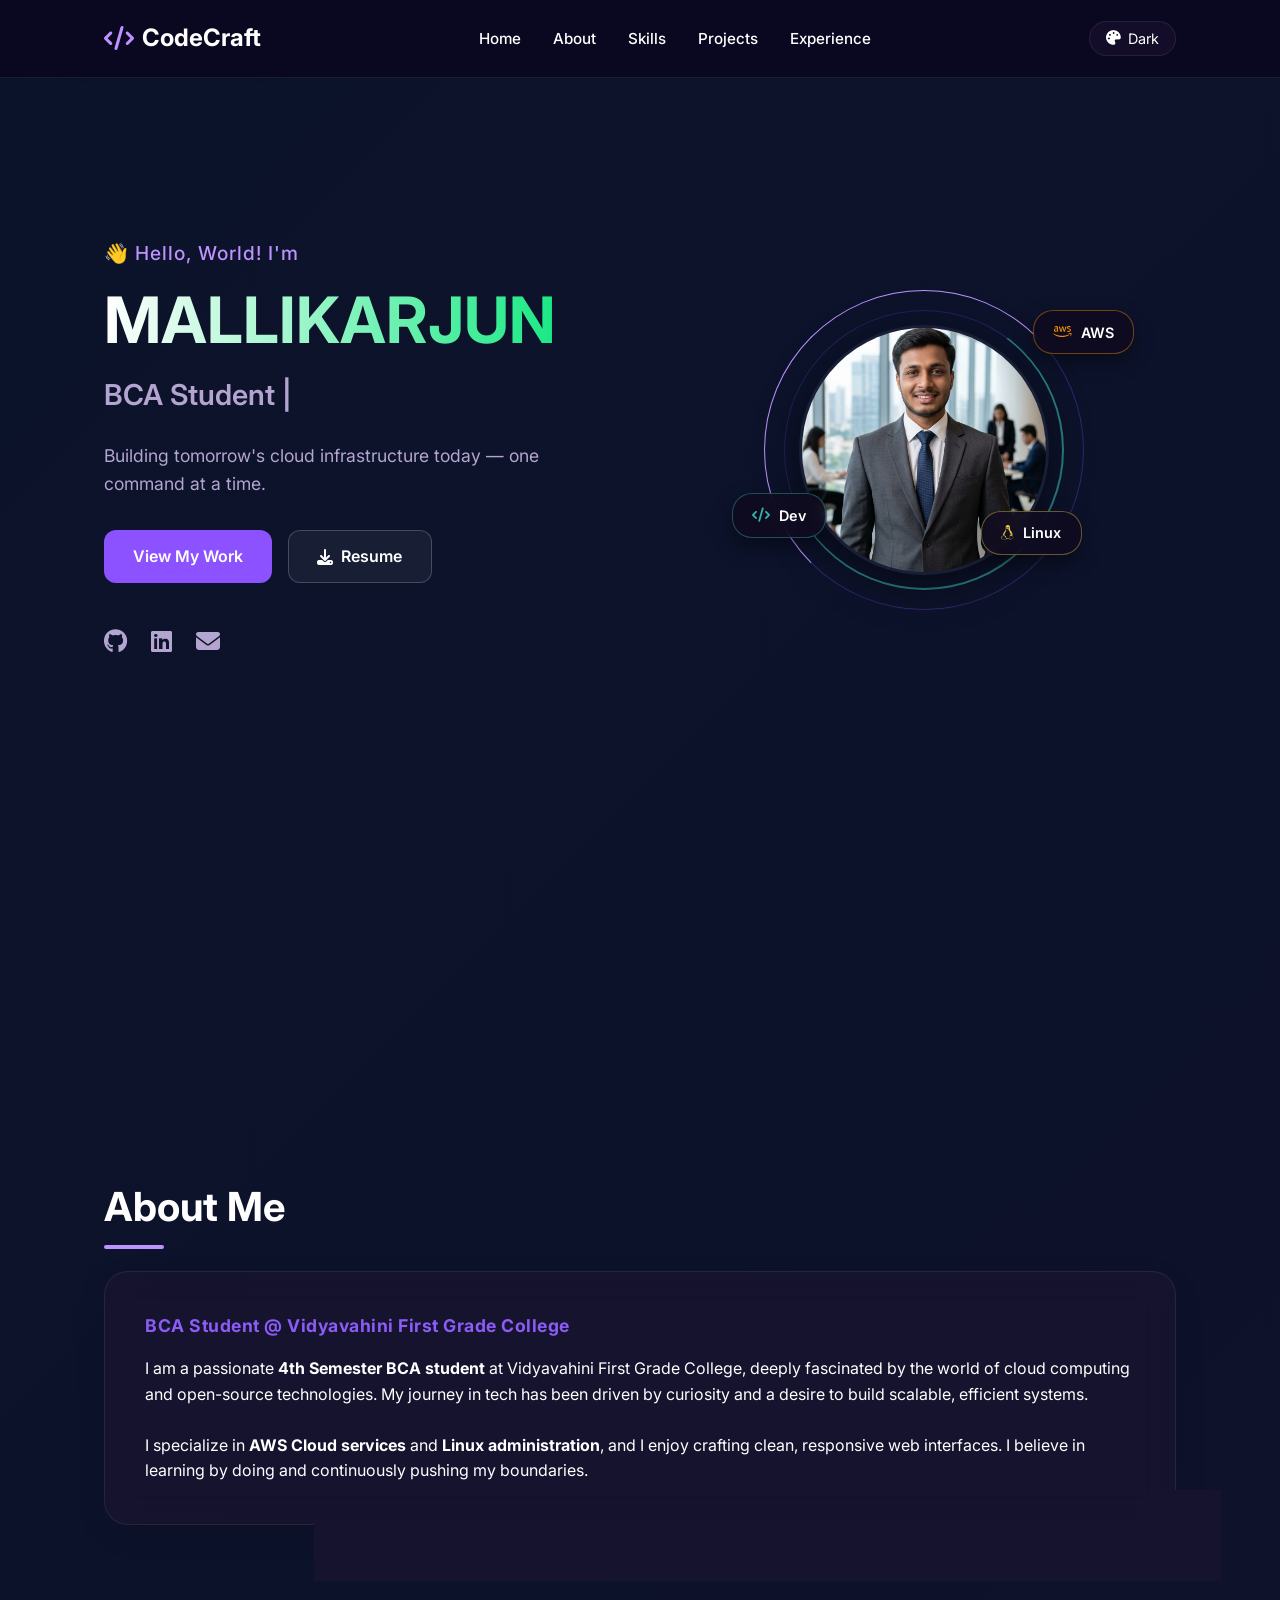
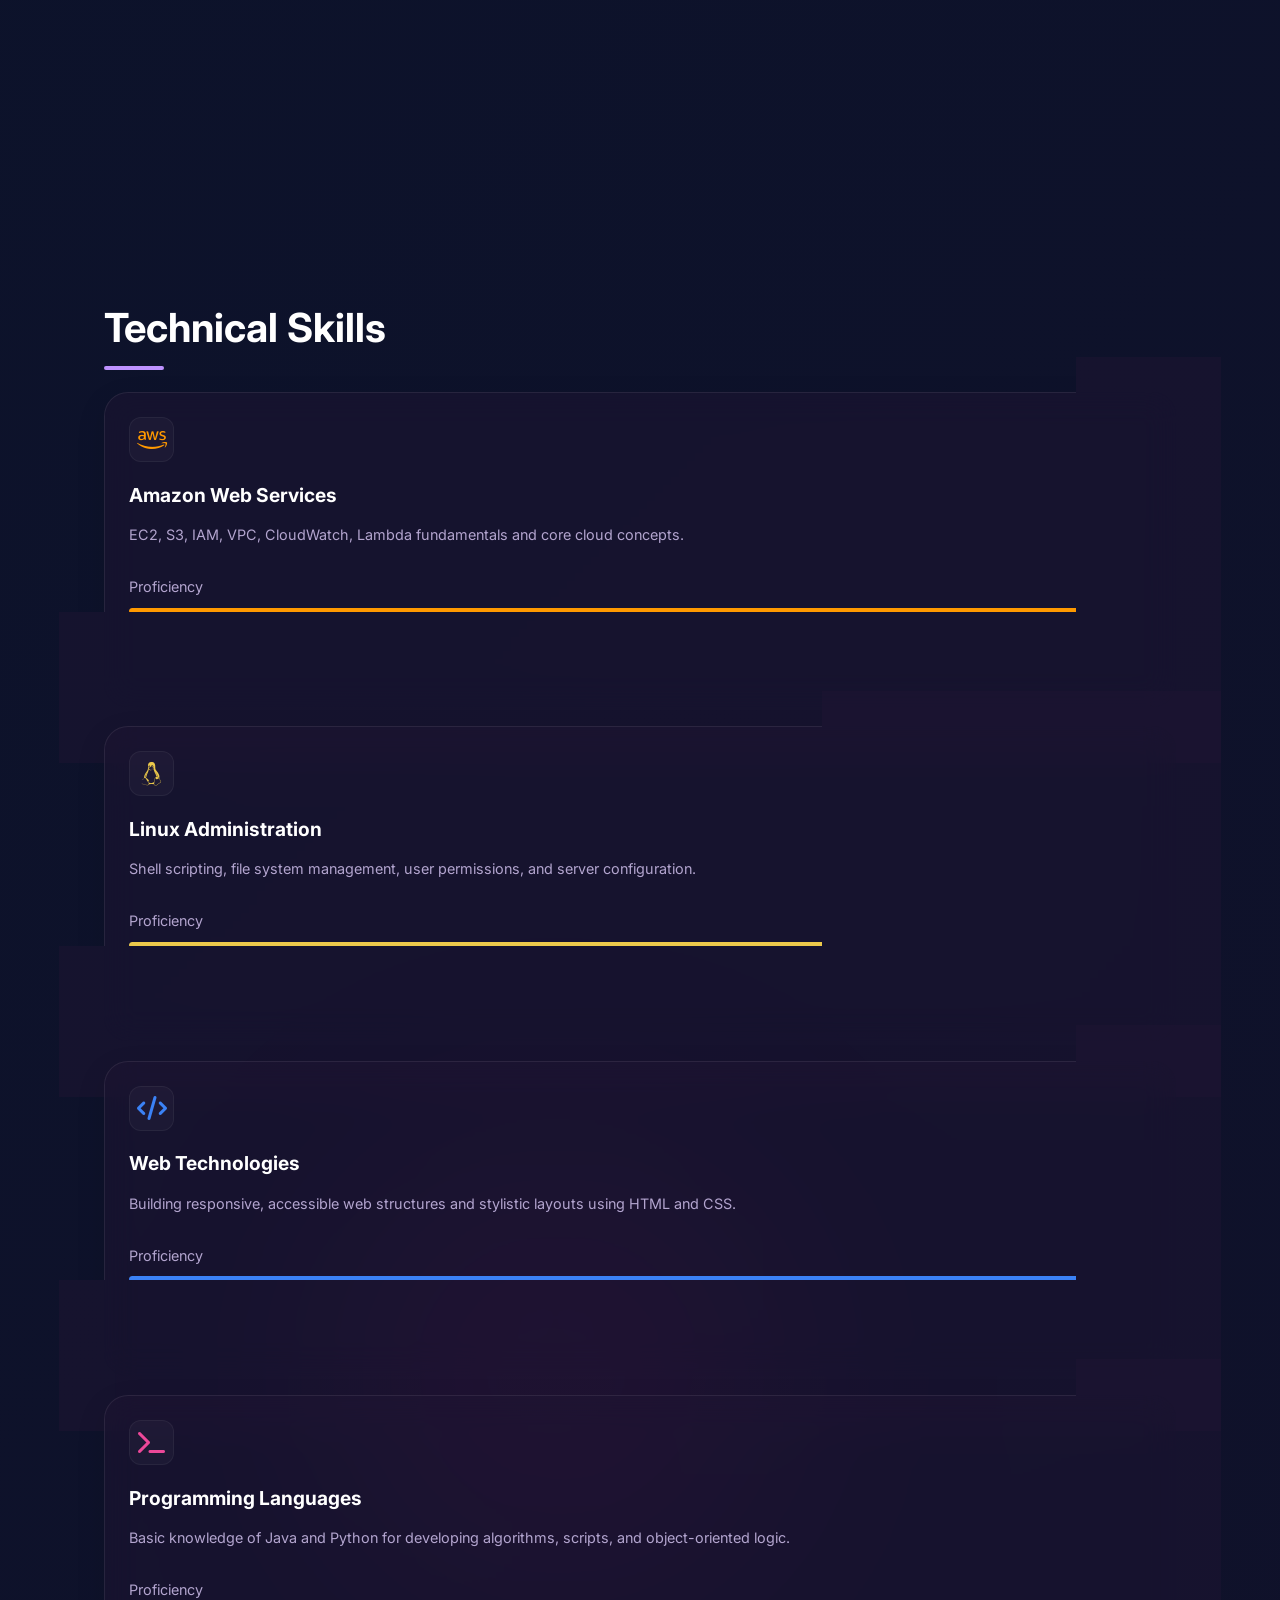
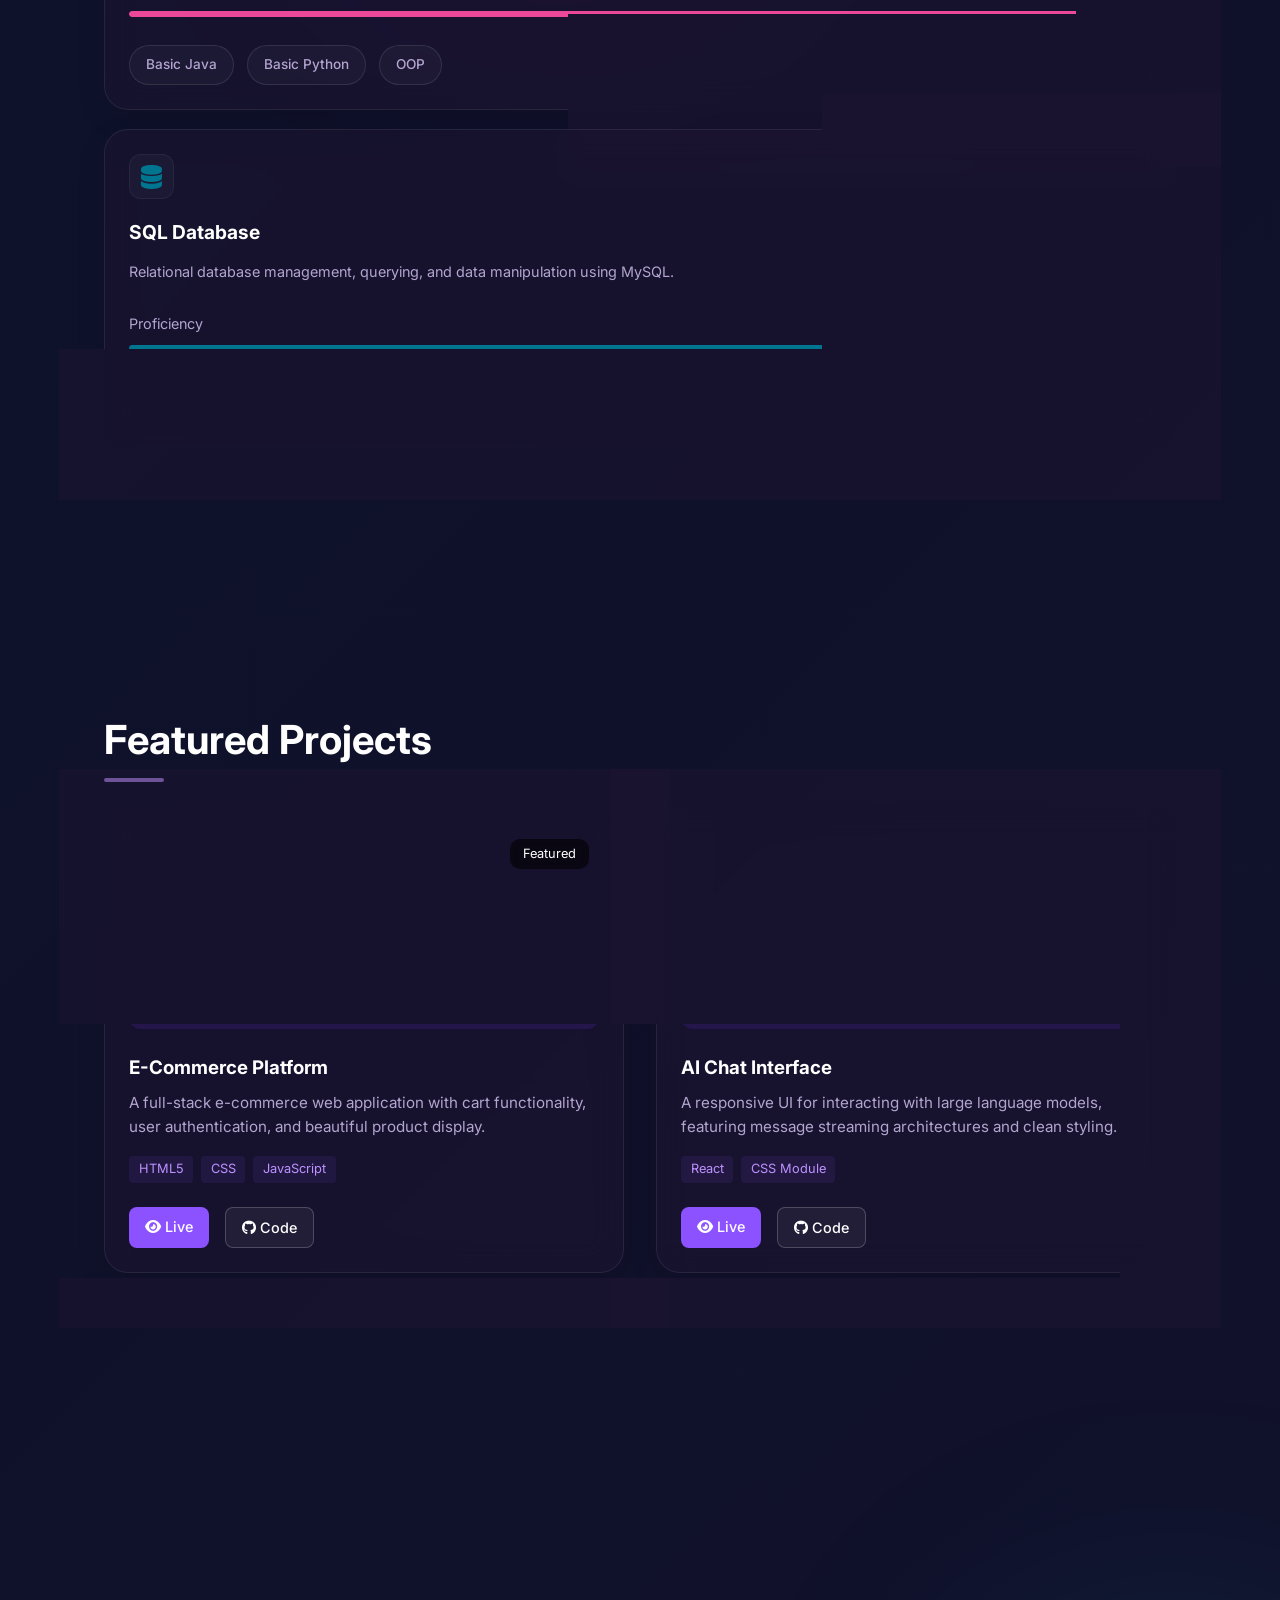
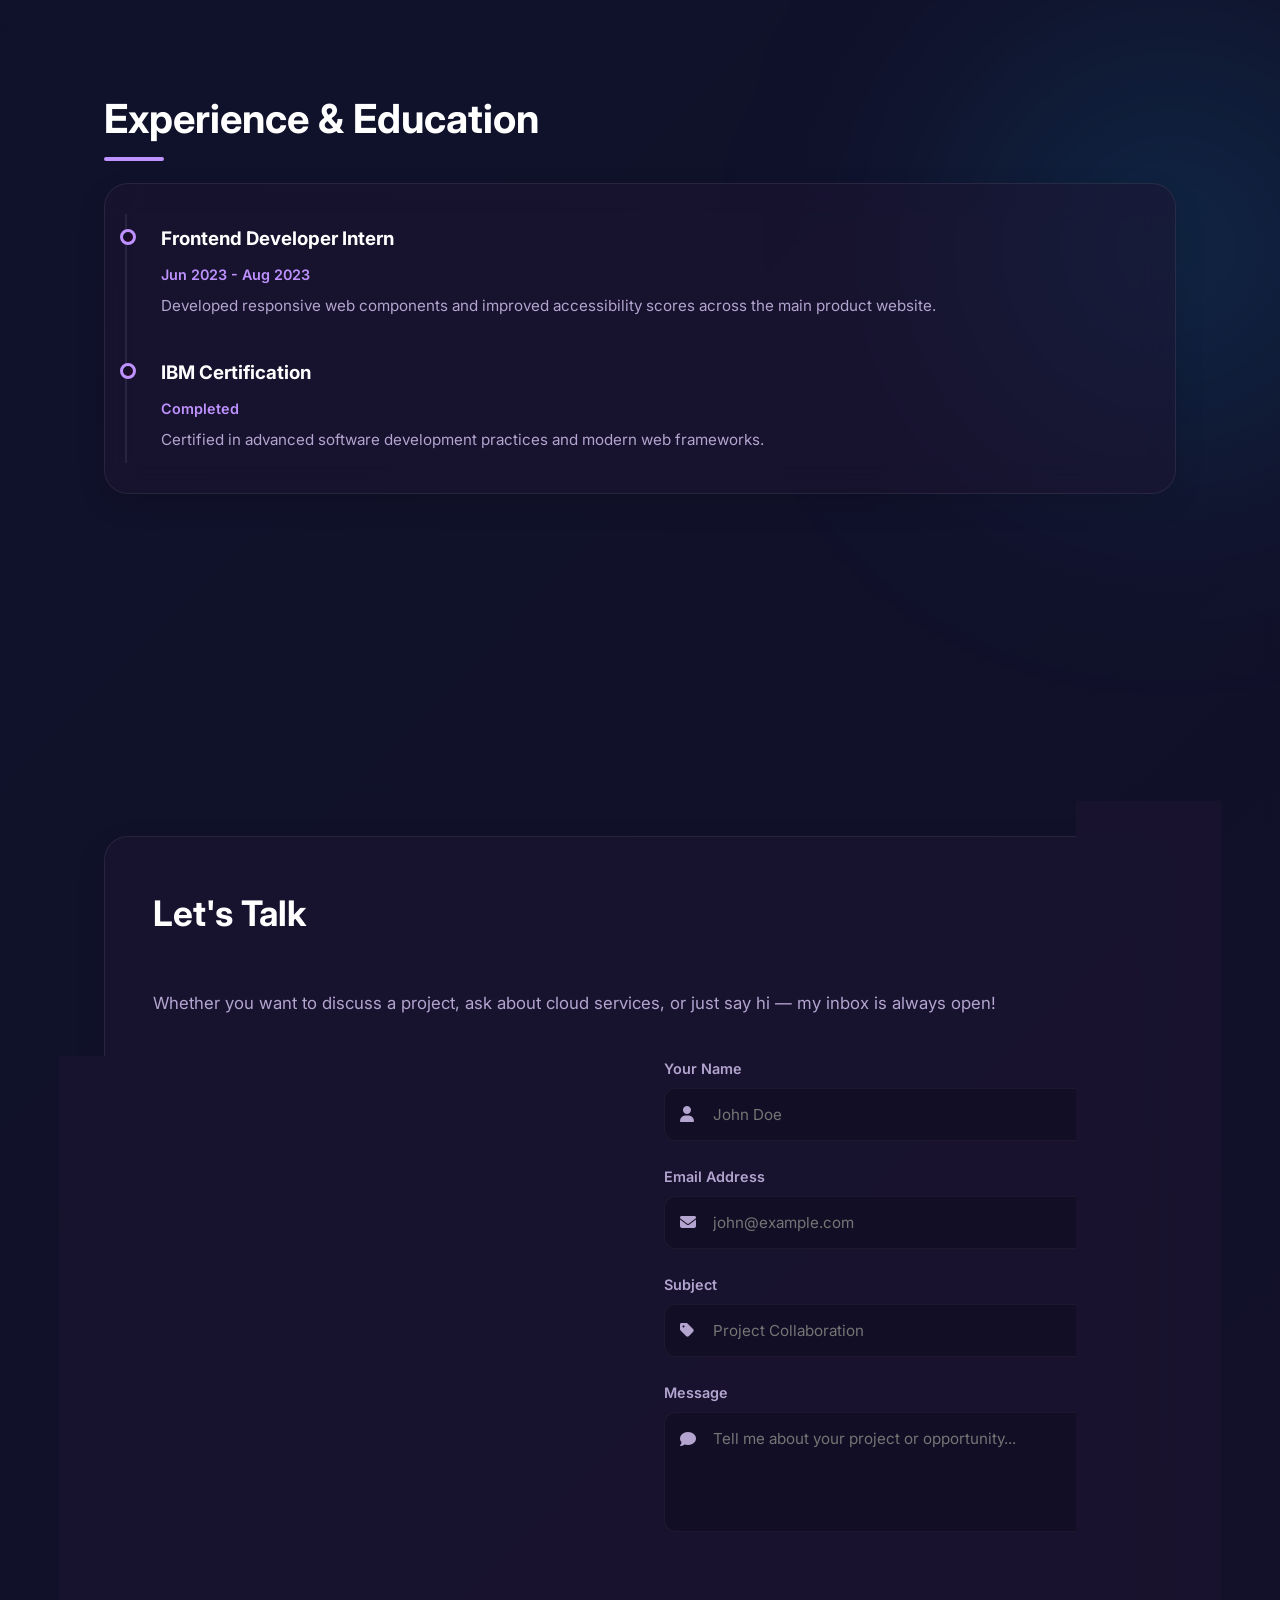
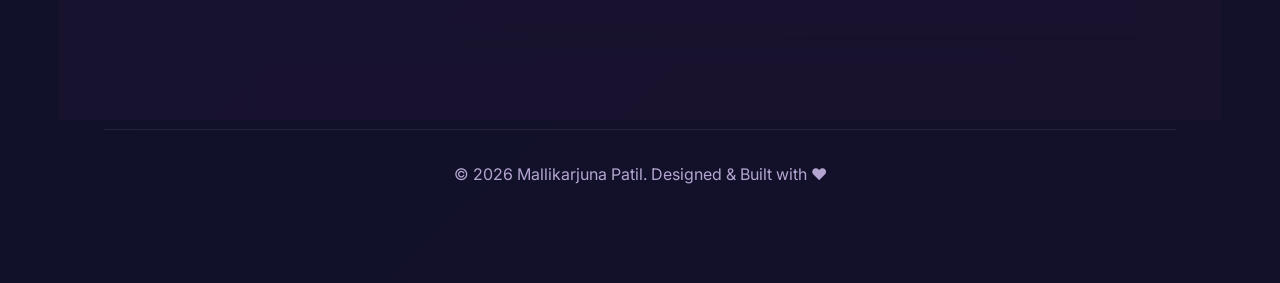
<file: index.html>
<!DOCTYPE html>
<html lang="en">

<head>
    <meta charset="UTF-8">
    <meta name="viewport" content="width=device-width, initial-scale=1.0">
    <title>Mallikarjuna | Portfolio</title>
    <!-- Modern Font -->
    <link href="https://fonts.googleapis.com/css2?family=Inter:wght@300;400;600;700&display=swap" rel="stylesheet">
    <!-- Icons -->
    <link rel="stylesheet" href="https://cdnjs.cloudflare.com/ajax/libs/font-awesome/6.4.0/css/all.min.css">
    <link rel="stylesheet" href="style.css">
</head>

<body class="dark-theme">
    <!-- Background elements for the glowing image effect -->
    <div class="bg-glow glow-1"></div>
    <div class="bg-glow glow-2"></div>
    <div class="bg-glow glow-3"></div>

    <header>
        <nav>
            <div class="logo">
                <i class="fa-solid fa-code"></i>
                <span>CodeCraft</span>
            </div>
            <ul class="nav-links">
                <li><a href="#home">Home</a></li>
                <li><a href="#about">About</a></li>
                <li><a href="#skills">Skills</a></li>
                <li><a href="#projects">Projects</a></li>
                <li><a href="#experience">Experience</a></li>
            </ul>
            <div class="theme-switch-wrapper">
                <button id="theme-btn" class="theme-btn">
                    <i class="fa-solid fa-palette"></i>
                    <span class="theme-label">Theme</span>
                </button>
                <div class="theme-dropdown" id="theme-dropdown">
                    <div class="theme-option" data-theme="light"><i class="fa-solid fa-sun"></i> Light</div>
                    <div class="theme-option active" data-theme="dark"><i class="fa-solid fa-moon"></i> Dark</div>
                    <div class="theme-option" data-theme="gradient"><i class="fa-solid fa-wand-magic-sparkles"></i>
                        Gradient</div>
                </div>
            </div>
            <div class="mobile-menu-btn"><i class="fa-solid fa-bars"></i></div>
        </nav>
    </header>

    <main>
        <!-- Hero Section -->
        <section id="home" class="hero section">
            <div class="hero-content">
                <p class="greeting">👋 Hello, World! I'm</p>
                <h1 class="name">MALLIKARJUN</h1>
                <h2 class="title">BCA Student |</h2>
                <p class="description">
                    Building tomorrow's cloud infrastructure today — one command at a time.
                </p>
                <div class="cta-buttons">
                    <a href="#projects" class="btn primary-btn">View My Work</a>
                    <a href="./assets/resume.pdf" class="btn secondary-btn" download="Mallikarjuna_Resume.pdf"><i
                            class="fa-solid fa-download"></i> Resume</a>
                </div>
                <div class="social-links">
                    <a href="https://github.com/mallikarjunpatil5612-pixel" target="_blank"><i
                            class="fa-brands fa-github"></i></a>
                    <a href="https://www.linkedin.com/in/mallikarjun-patil-b95b5b348?utm_source=share_via&utm_content=profile&utm_medium=member_android"
                        target="_blank"><i class="fa-brands fa-linkedin"></i></a>
                    <a href="mailto:example@student.email"><i class="fa-solid fa-envelope"></i></a>
                </div>
            </div>
            <div class="hero-image">
                <div class="profile-showcase">
                    <!-- Orbital Rings -->
                    <div class="orbital-ring ring-1"></div>
                    <div class="orbital-ring ring-2"></div>

                    <!-- Profile Image -->
                    <img src="./assets/profile.jpeg" alt="MALLIKARJUN" class="profile-pic">

                    <!-- Floating Badges -->
                    <div class="floating-badge badge-aws">
                        <i class="fa-brands fa-aws" style="color: #f90;"></i> AWS
                    </div>
                    <div class="floating-badge badge-linux">
                        <i class="fa-brands fa-linux" style="color: #ecc94b;"></i> Linux
                    </div>
                    <div class="floating-badge badge-dev">
                        <i class="fa-solid fa-code" style="color: #38b2ac;"></i> Dev
                    </div>
                </div>
            </div>
        </section>

        <!-- About Section -->
        <section id="about" class="about section">
            <h2 class="section-title">About Me</h2>
            <div class="about-content glass-card">
                <h3 style="color: #8b5cf6; font-size: 1.1rem; margin-bottom: 1rem; letter-spacing: 0.5px;">BCA Student @
                    Vidyavahini First Grade College</h3>
                <p>
                    I am a passionate <strong>4th Semester BCA student</strong> at Vidyavahini First Grade College,
                    deeply fascinated by the world of cloud computing and open-source technologies. My journey in tech
                    has been driven by curiosity and a desire to build scalable, efficient systems.
                </p>
                <br>
                <p>
                    I specialize in <strong>AWS Cloud services</strong> and <strong>Linux administration</strong>, and I
                    enjoy crafting clean, responsive web interfaces. I believe in learning by doing and continuously
                    pushing my boundaries.
                </p>
            </div>
        </section>

        <!-- Skills Section -->
        <section id="skills" class="skills section">
            <h2 class="section-title">Technical Skills</h2>
            <div class="skills-container custom-skills">

                <div class="detailed-skill-card glass-card">
                    <div class="ds-icon" style="color: #f90;">
                        <i class="fa-brands fa-aws"></i>
                    </div>
                    <h3>Amazon Web Services</h3>
                    <p>EC2, S3, IAM, VPC, CloudWatch, Lambda fundamentals and core cloud concepts.</p>

                    <div class="proficiency">
                        <div class="prof-header">
                            <span>Proficiency</span>
                            <span class="prof-percent">100%</span>
                        </div>
                        <div class="prof-bar">
                            <div class="prof-fill" style="width: 100%; background: #f90;"></div>
                        </div>
                    </div>

                    <div class="skill-tags">
                        <span class="skill-tag outline">EC2</span>
                        <span class="skill-tag outline">S3</span>
                        <span class="skill-tag outline">IAM</span>
                        <span class="skill-tag outline">VPC</span>
                    </div>
                </div>

                <div class="detailed-skill-card glass-card">
                    <div class="ds-icon" style="color: #ecc94b;">
                        <i class="fa-brands fa-linux"></i>
                    </div>
                    <h3>Linux Administration</h3>
                    <p>Shell scripting, file system management, user permissions, and server configuration.</p>

                    <div class="proficiency">
                        <div class="prof-header">
                            <span>Proficiency</span>
                            <span class="prof-percent">100%</span>
                        </div>
                        <div class="prof-bar">
                            <div class="prof-fill" style="width: 100%; background: #ecc94b;"></div>
                        </div>
                    </div>

                    <div class="skill-tags">
                        <span class="skill-tag outline">Bash</span>
                        <span class="skill-tag outline">Systemd</span>
                        <span class="skill-tag outline">Permissions</span>
                    </div>
                </div>

                <div class="detailed-skill-card glass-card">
                    <div class="ds-icon" style="color: #3b82f6;">
                        <i class="fa-solid fa-code"></i>
                    </div>
                    <h3>Web Technologies</h3>
                    <p>Building responsive, accessible web structures and stylistic layouts using HTML and CSS.</p>

                    <div class="proficiency">
                        <div class="prof-header">
                            <span>Proficiency</span>
                            <span class="prof-percent">100%</span>
                        </div>
                        <div class="prof-bar">
                            <div class="prof-fill" style="width: 100%; background: #3b82f6;"></div>
                        </div>
                    </div>

                    <div class="skill-tags">
                        <span class="skill-tag outline">HTML5</span>
                        <span class="skill-tag outline">CSS3</span>
                        <span class="skill-tag outline">Flexbox</span>
                    </div>
                </div>

                <div class="detailed-skill-card glass-card">
                    <div class="ds-icon" style="color: #ec4899;">
                        <i class="fa-solid fa-terminal"></i>
                    </div>
                    <h3>Programming Languages</h3>
                    <p>Basic knowledge of Java and Python for developing algorithms, scripts, and object-oriented logic.
                    </p>

                    <div class="proficiency">
                        <div class="prof-header">
                            <span>Proficiency</span>
                            <span class="prof-percent">100%</span>
                        </div>
                        <div class="prof-bar">
                            <div class="prof-fill" style="width: 100%; background: #ec4899;"></div>
                        </div>
                    </div>

                    <div class="skill-tags">
                        <span class="skill-tag outline">Basic Java</span>
                        <span class="skill-tag outline">Basic Python</span>
                        <span class="skill-tag outline">OOP</span>
                    </div>
                </div>

                <div class="detailed-skill-card glass-card">
                    <div class="ds-icon" style="color: #00758F;">
                        <i class="fa-solid fa-database"></i>
                    </div>
                    <h3>SQL Database</h3>
                    <p>Relational database management, querying, and data manipulation using MySQL.</p>

                    <div class="proficiency">
                        <div class="prof-header">
                            <span>Proficiency</span>
                            <span class="prof-percent">100%</span>
                        </div>
                        <div class="prof-bar">
                            <div class="prof-fill" style="width: 100%; background: #00758F;"></div>
                        </div>
                    </div>

                    <div class="skill-tags">
                        <span class="skill-tag outline">MySQL</span>
                        <span class="skill-tag outline">CRUD</span>
                        <span class="skill-tag outline">JOINS</span>
                    </div>
                </div>

            </div>
        </section>

        <!-- Projects Section -->
        <section id="projects" class="projects section">
            <h2 class="section-title">Featured Projects</h2>
            <div class="projects-grid">
                <!-- Project 1 -->
                <div class="project-card glass-card">
                    <div class="project-image"
                        style="background-image: url('https://images.unsplash.com/photo-1555066931-4365d14bab8c?ixlib=rb-4.0.3&auto=format&fit=crop&w=800&q=80'); background-size: cover; background-position: center;">
                        <span class="badge">Featured</span>
                    </div>
                    <div class="project-info">
                        <h3>E-Commerce Platform</h3>
                        <p>A full-stack e-commerce web application with cart functionality, user authentication, and
                            beautiful product display.</p>
                        <div class="project-tech">
                            <span>HTML5</span><span>CSS</span><span>JavaScript</span>
                        </div>
                        <div class="project-links">
                            <a href="#" class="btn-small"><i class="fa-solid fa-eye"></i> Live</a>
                            <a href="#" class="btn-small outline"><i class="fa-brands fa-github"></i> Code</a>
                        </div>
                    </div>
                </div>
                <!-- Project 2 -->
                <div class="project-card glass-card">
                    <div class="project-image"
                        style="background-image: url('https://images.unsplash.com/photo-1677442136019-21780ecad995?ixlib=rb-4.0.3&auto=format&fit=crop&w=800&q=80'); background-size: cover; background-position: center;">
                    </div>
                    <div class="project-info">
                        <h3>AI Chat Interface</h3>
                        <p>A responsive UI for interacting with large language models, featuring message streaming
                            architectures and clean styling.</p>
                        <div class="project-tech">
                            <span>React</span><span>CSS Module</span>
                        </div>
                        <div class="project-links">
                            <a href="#" class="btn-small"><i class="fa-solid fa-eye"></i> Live</a>
                            <a href="#" class="btn-small outline"><i class="fa-brands fa-github"></i> Code</a>
                        </div>
                    </div>
                </div>
            </div>
        </section>

        <!-- Experience & Education -->
        <section id="experience" class="experience section">
            <h2 class="section-title">Experience & Education</h2>
            <div class="timeline glass-card">

                <div class="timeline-item">
                    <div class="timeline-dot"></div>
                    <div class="timeline-content">
                        <h3>Frontend Developer Intern</h3>
                        <span class="timeline-date">Jun 2023 - Aug 2023</span>
                        <p>Developed responsive web components and improved accessibility scores across the main product
                            website.</p>
                    </div>
                </div>
                <div class="timeline-item">
                    <div class="timeline-dot"></div>
                    <div class="timeline-content">
                        <h3>IBM Certification</h3>
                        <span class="timeline-date">Completed</span>
                        <p>Certified in advanced software development practices and modern web frameworks.</p>
                    </div>
                </div>
            </div>
        </section>

        <!-- Contact / Let's Talk Section -->
        <section id="contact" class="contact section">
            <div class="contact-card glass-card">
                <h2 class="contact-title">Let's Talk</h2>
                <p class="contact-subtitle">Whether you want to discuss a project, ask about cloud services, or just say
                    hi — my inbox is always open!</p>

                <div class="contact-grid">
                    <div class="contact-left">
                        <div class="contact-info">
                            <div class="contact-item">
                                <div class="contact-icon"><i class="fa-solid fa-envelope"></i></div>
                                <div class="contact-details">
                                    <span class="contact-label">EMAIL</span>
                                    <a href="mailto:mallikarjunpatil5612@gmail.com"
                                        class="contact-value">mallikarjunpatil5612@gmail.com</a>
                                </div>
                            </div>
                            <div class="contact-item">
                                <div class="contact-icon"><i class="fa-solid fa-phone"></i></div>
                                <div class="contact-details">
                                    <span class="contact-label">PHONE</span>
                                    <span class="contact-value">9740069844</span>
                                </div>
                            </div>
                            <div class="contact-item">
                                <div class="contact-icon"><i class="fa-solid fa-location-dot"></i></div>
                                <div class="contact-details">
                                    <span class="contact-label">LOCATION</span>
                                    <span class="contact-value">Karnataka, India</span>
                                </div>
                            </div>
                        </div>

                        <div class="contact-socials">
                            <a href="https://github.com/mallikarjunpatil5612-pixel" class="social-circle"
                                target="_blank"><i class="fa-brands fa-github"></i></a>
                            <a href="https://www.linkedin.com/in/mallikarjun-patil-b95b5b348?utm_source=share_via&utm_content=profile&utm_medium=member_android"
                                class="social-circle" target="_blank"><i class="fa-brands fa-linkedin-in"></i></a>
                            <a href="#" class="social-circle"><i class="fa-brands fa-instagram"></i></a>
                        </div>
                    </div>

                    <div class="contact-right">
                        <div class="contact-form-container">
                            <form action="https://formsubmit.co/mallikarjunpatil5612@gmail.com" method="POST" class="contact-form">
                                <!-- Honeypot for spam protection -->
                                <input type="text" name="_honey" style="display:none">
                                <!-- Disable captcha for smoother user experience -->
                                <input type="hidden" name="_captcha" value="false">
                                
                                <div class="form-group">
                                    <label>Your Name</label>
                                    <div class="input-wrapper">
                                        <i class="fa-solid fa-user"></i>
                                        <input type="text" name="name" placeholder="John Doe" required>
                                    </div>
                                </div>
                                <div class="form-group">
                                    <label>Email Address</label>
                                    <div class="input-wrapper">
                                        <i class="fa-solid fa-envelope"></i>
                                        <input type="email" name="email" placeholder="john@example.com" required>
                                    </div>
                                </div>
                                <div class="form-group">
                                    <label>Subject</label>
                                    <div class="input-wrapper">
                                        <i class="fa-solid fa-tag"></i>
                                        <input type="text" name="_subject" placeholder="Project Collaboration" required>
                                    </div>
                                </div>
                                <div class="form-group">
                                    <label>Message</label>
                                    <div class="input-wrapper textarea-wrapper">
                                        <i class="fa-solid fa-comment"></i>
                                        <textarea name="message" placeholder="Tell me about your project or opportunity..."
                                            rows="4" required></textarea>
                                    </div>
                                </div>
                                <button type="submit" class="submit-btn gradient-btn">
                                    <i class="fa-solid fa-paper-plane"></i> Send Message
                                </button>
                            </form>
                        </div>
                    </div>
                </div>
            </div>

            <div class="footer-bottom">
                <p>&copy; 2026 Mallikarjuna Patil. Designed & Built with ❤️</p>
            </div>
        </section>
    </main>

    <script src="script.js"></script>
</body>

</html>
</file>
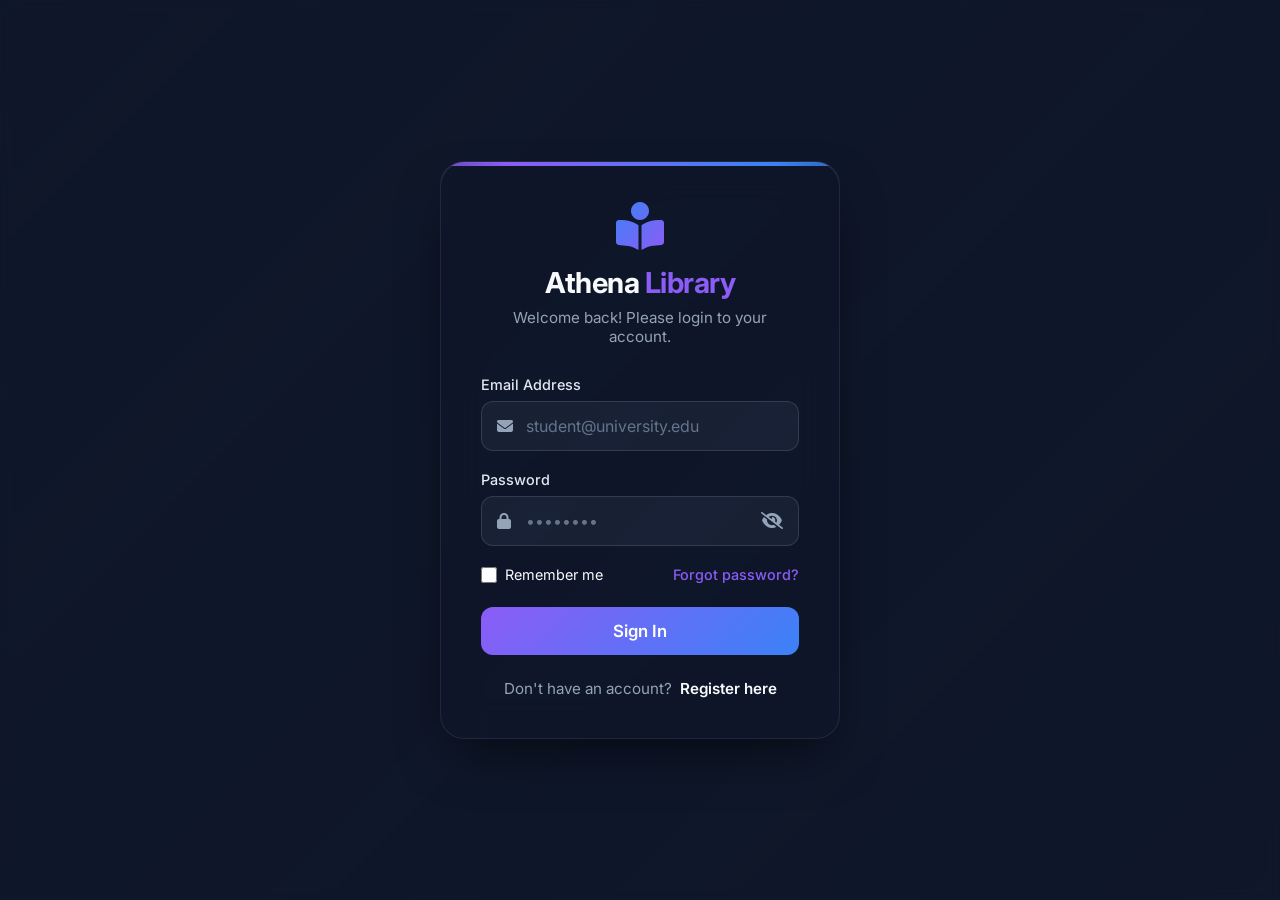
<file: login.html>
<!DOCTYPE html>
<html lang="en">
<head>
    <meta charset="UTF-8">
    <meta name="viewport" content="width=device-width, initial-scale=1.0">
    <title>Library Management System | Login</title>
    <!-- Modern Font -->
    <link href="https://fonts.googleapis.com/css2?family=Inter:wght@300;400;500;600;700&display=swap" rel="stylesheet">
    <!-- Icons -->
    <link rel="stylesheet" href="https://cdnjs.cloudflare.com/ajax/libs/font-awesome/6.4.0/css/all.min.css">
    <!-- Custom CSS -->
    <link rel="stylesheet" href="login.css">
</head>
<body class="library-dark-theme">
    <!-- Blurry image background overlay -->
    <div class="background-overlay"></div>
    
    <div class="login-container">
        <!-- Glassmorphism Card -->
        <div class="login-box glass-card">
            
            <div class="logo-area">
                <i class="fa-solid fa-book-open-reader"></i>
                <h2>Athena <span>Library</span></h2>
                <p>Welcome back! Please login to your account.</p>
            </div>
            
            <form id="login-form">
                <div class="input-group">
                    <label for="email">Email Address</label>
                    <div class="input-wrapper">
                        <i class="fa-solid fa-envelope icon"></i>
                        <input type="email" id="email" placeholder="student@university.edu" required>
                    </div>
                </div>

                <div class="input-group">
                    <label for="password">Password</label>
                    <div class="input-wrapper">
                        <i class="fa-solid fa-lock icon"></i>
                        <input type="password" id="password" placeholder="••••••••" required>
                        <i class="fa-solid fa-eye-slash toggle-password" id="toggle-password"></i>
                    </div>
                </div>

                <div class="options">
                    <div class="remember-me">
                        <input type="checkbox" id="remember">
                        <label for="remember">Remember me</label>
                    </div>
                    <a href="#" class="forgot-link">Forgot password?</a>
                </div>

                <button type="submit" class="login-btn" id="login-btn">
                    <span class="btn-text">Sign In</span>
                    <span class="spinner" id="spinner" style="display: none;"><i class="fa-solid fa-circle-notch fa-spin"></i></span>
                </button>
            </form>

            <div class="alert-container" id="alert-container"></div>
            
            <p class="signup-link">Don't have an account? <a href="#">Register here</a></p>
        </div>
    </div>
    
    <script src="login.js"></script>
</body>
</html>
</file>
<file: style.css>
/* Base Resets & Variables */
* {
    margin: 0;
    padding: 0;
    box-sizing: border-box;
    font-family: 'Inter', sans-serif;
}

:root {
    /* Define base constants */
    --font-primary: 'Inter', sans-serif;
    --transition-speed: 0.3s;
    
    /* Variables that will be overriden based on theme */
    --bg-color: #ffffff;
    --text-primary: #111111;
    --text-secondary: #555555;
    
    --card-bg: rgba(255, 255, 255, 0.7);
    --card-border: rgba(0, 0, 0, 0.1);
    
    --btn-primary-bg: #6366f1;
    --btn-primary-text: #ffffff;
    --btn-secondary-bg: transparent;
    --btn-secondary-text: #111;
    --btn-secondary-border: #111;
    
    --accent-color: #6366f1;
    --nav-bg: rgba(255, 255, 255, 0.8);
    
    --glow-opacity: 0;
}

/* Dark Theme Variables (Based on exact image prompt match) */
body.dark-theme {
    --bg-color: linear-gradient(135deg, #0b132b 0%, #2a0826 100%); /* Deep blue to pink gradient */
    --text-primary: #ffffff;
    --text-secondary: #b3a5cf;
    
    --card-bg: rgba(30, 20, 50, 0.5); /* Glassmorphism translucent purple */
    --card-border: rgba(255, 255, 255, 0.08); /* Faint highlight edge */
    
    --btn-primary-bg: #8c52ff;
    --btn-primary-text: #ffffff;
    --btn-secondary-bg: rgba(255, 255, 255, 0.05);
    --btn-secondary-text: #ffffff;
    --btn-secondary-border: rgba(255, 255, 255, 0.2);
    
    --accent-color: #be92ff;
    --nav-bg: rgba(11, 7, 30, 0.8);
    
    --glow-opacity: 1; /* Turn on glows */
}

/* Gradient Theme Variables */
body.gradient-theme {
    /* A vibrant animated gradient backdrop */
    --bg-color: linear-gradient(135deg, #FF6B6B 0%, #4ECDC4 50%, #556270 100%);
    --bg-attachment: fixed;
    --text-primary: #ffffff;
    --text-secondary: rgba(255,255,255,0.85);
    
    --card-bg: rgba(255, 255, 255, 0.15); /* More transparent for gradient */
    --card-border: rgba(255, 255, 255, 0.3);
    
    --btn-primary-bg: #ffffff;
    --btn-primary-text: #ff6b6b;
    --btn-secondary-bg: transparent;
    --btn-secondary-text: #ffffff;
    --btn-secondary-border: #ffffff;
    
    --accent-color: #fff;
    --nav-bg: rgba(0, 0, 0, 0.2);
    
    --glow-opacity: 0;
}

/* Global Styles */
body {
    background: var(--bg-color);
    background-attachment: var(--bg-attachment, scroll);
    color: var(--text-primary);
    transition: background 0.5s ease, color 0.5s ease;
    line-height: 1.6;
    overflow-x: hidden;
    position: relative;
    background-size: 400% 400%;
}

body.gradient-theme {
    animation: gradientBG 15s ease infinite;
}

@keyframes gradientBG {
    0% { background-position: 0% 50%; }
    50% { background-position: 100% 50%; }
    100% { background-position: 0% 50%; }
}

/* Ambient Glows (Specific to Dark Theme to match the request Image) */
.bg-glow {
    position: absolute;
    width: 600px;
    height: 600px;
    border-radius: 50%;
    filter: blur(120px);
    z-index: -1;
    opacity: var(--glow-opacity);
    transition: opacity 0.5s;
    pointer-events: none;
}
.glow-1 {
    top: -10%;
    left: -10%;
    background: radial-gradient(circle, rgba(236, 72, 153, 0.25) 0%, rgba(0,0,0,0) 70%); /* Neon pink */
}
.glow-2 {
    bottom: 20%;
    right: -15%;
    background: radial-gradient(circle, rgba(0, 191, 255, 0.2) 0%, rgba(0,0,0,0) 70%); /* Deep Sky Blue*/
}
.glow-3 {
    top: 40%;
    left: 20%;
    background: radial-gradient(circle, rgba(255, 20, 147, 0.15) 0%, rgba(0,0,0,0) 70%); /* Hot Pink */
}

/* Navigation */
header {
    position: fixed;
    top: 0;
    width: 100%;
    z-index: 100;
    background: var(--nav-bg);
    backdrop-filter: blur(12px);
    -webkit-backdrop-filter: blur(12px);
    border-bottom: 1px solid var(--card-border);
    transition: background 0.3s, border 0.3s;
}

nav {
    display: flex;
    justify-content: space-between;
    align-items: center;
    padding: 1.2rem 5%;
    max-width: 1200px;
    margin: 0 auto;
}

.logo {
    font-size: 1.5rem;
    font-weight: 700;
    display: flex;
    align-items: center;
    gap: 0.5rem;
    color: var(--text-primary);
}
.logo i {
    color: var(--accent-color);
}

.nav-links {
    display: flex;
    list-style: none;
    gap: 2rem;
}

.nav-links a {
    text-decoration: none;
    color: var(--text-primary);
    font-weight: 500;
    font-size: 0.95rem;
    position: relative;
    transition: color 0.3s;
}
.nav-links a:hover {
    color: var(--accent-color);
}
.nav-links a::after {
    content: '';
    position: absolute;
    width: 0;
    height: 2px;
    bottom: -4px;
    left: 0;
    background-color: var(--accent-color);
    transition: width 0.3s;
}
.nav-links a:hover::after {
    width: 100%;
}

/* Theme Switcher */
.theme-switch-wrapper {
    position: relative;
}
.theme-btn {
    background: var(--card-bg);
    border: 1px solid var(--card-border);
    color: var(--text-primary);
    padding: 0.5rem 1rem;
    border-radius: 20px;
    cursor: pointer;
    font-size: 0.9rem;
    display: flex;
    align-items: center;
    gap: 0.5rem;
    transition: all 0.3s;
}
.theme-btn:hover {
    background: rgba(255,255,255,0.1);
}
.theme-dropdown {
    position: absolute;
    top: 130%;
    right: 0;
    background: var(--nav-bg);
    border: 1px solid var(--card-border);
    border-radius: 12px;
    padding: 0.5rem;
    display: flex;
    flex-direction: column;
    gap: 0.25rem;
    width: 140px;
    opacity: 0;
    visibility: hidden;
    transform: translateY(-10px);
    transition: all 0.3s cubic-bezier(0.175, 0.885, 0.32, 1.275);
    backdrop-filter: blur(15px);
}
.theme-dropdown.show {
    opacity: 1;
    visibility: visible;
    transform: translateY(0);
}
.theme-option {
    padding: 0.5rem 0.8rem;
    border-radius: 8px;
    cursor: pointer;
    display: flex;
    align-items: center;
    gap: 0.5rem;
    font-size: 0.9rem;
    transition: background 0.2s;
    color: var(--text-primary);
}
.theme-option:hover {
    background: rgba(255,255,255,0.1);
}
.theme-option.active {
    color: var(--accent-color);
    background: rgba(255,255,255,0.05);
}

.mobile-menu-btn {
    display: none;
    font-size: 1.5rem;
    cursor: pointer;
}

/* Sections */
main {
    max-width: 1200px;
    margin: 0 auto;
    padding: 0 5%;
}
.section {
    padding: 6rem 0;
    min-height: 100vh;
    display: flex;
    flex-direction: column;
    justify-content: center;
}
.section-title {
    font-size: 2.5rem;
    margin-bottom: 2rem;
    position: relative;
    display: inline-block;
    color: var(--text-primary);
}
.section-title::after {
    content: '';
    position: absolute;
    bottom: -10px;
    left: 0;
    width: 60px;
    height: 4px;
    background: var(--accent-color);
    border-radius: 2px;
}

/* Glassmorphism Classes */
.glass-card {
    background: var(--card-bg);
    border: 1px solid var(--card-border);
    backdrop-filter: blur(16px);
    -webkit-backdrop-filter: blur(16px);
    border-radius: 24px;
    padding: 2.5rem;
    box-shadow: 0 10px 30px rgba(0, 0, 0, 0.1);
    transition: transform 0.3s, box-shadow 0.3s;
}
.glass-card:hover {
    transform: translateY(-5px);
    box-shadow: 0 15px 40px rgba(0, 0, 0, 0.15);
}

/* Hero Section */
.hero {
    flex-direction: row;
    align-items: center;
    justify-content: space-between;
    gap: 4rem;
}
.hero-content {
    flex: 1;
}
.greeting {
    font-size: 1.2rem;
    color: var(--accent-color);
    font-weight: 500;
    margin-bottom: 1rem;
    letter-spacing: 1px;
}
.name {
    font-size: 4rem;
    font-weight: 700;
    line-height: 1.1;
    margin-bottom: 1rem;
    background: linear-gradient(to right, #ffffff, #00e676);
    -webkit-background-clip: text;
    -webkit-text-fill-color: transparent;
}
.title {
    font-size: 1.8rem;
    color: var(--text-secondary);
    margin-bottom: 1.5rem;
    font-weight: 600;
}
.description {
    color: var(--text-secondary);
    font-size: 1.1rem;
    max-width: 500px;
    margin-bottom: 2rem;
}
.cta-buttons {
    display: flex;
    gap: 1rem;
    margin-bottom: 2.5rem;
}
.btn {
    padding: 0.8rem 1.8rem;
    border-radius: 12px;
    text-decoration: none;
    font-weight: 600;
    transition: all 0.3s;
    display: inline-flex;
    align-items: center;
    gap: 0.5rem;
    justify-content: center;
}
.btn-small {
    padding: 0.5rem 1rem;
    border-radius: 8px;
    font-size: 0.9rem;
    text-decoration: none;
    font-weight: 500;
    transition: all 0.3s;
}
.primary-btn, .btn-small:not(.outline) {
    background: var(--btn-primary-bg);
    color: var(--btn-primary-text);
    border: none;
}
.primary-btn:hover, .btn-small:not(.outline):hover {
    transform: scale(1.05);
    box-shadow: 0 10px 20px rgba(99, 102, 241, 0.3);
}
.secondary-btn, .btn-small.outline {
    background: var(--btn-secondary-bg);
    color: var(--btn-secondary-text);
    border: 1px solid var(--btn-secondary-border);
}
.secondary-btn:hover, .btn-small.outline:hover {
    background: rgba(255,255,255,0.1);
}

.social-links {
    display: flex;
    gap: 1.5rem;
}
.social-links a {
    color: var(--text-secondary);
    font-size: 1.5rem;
    transition: color 0.3s, transform 0.3s;
}
.social-links a:hover {
    color: var(--accent-color);
    transform: translateY(-3px);
}

.hero-image {
    flex: 1;
    display: flex;
    justify-content: center;
    position: relative;
}
.name .highlight {
    color: var(--accent-color);
    text-shadow: 0 0 20px rgba(140, 82, 255, 0.6);
}

/* Profile Showcase */
.profile-showcase {
    position: relative;
    width: 350px;
    height: 350px;
    display: flex;
    justify-content: center;
    align-items: center;
}
.profile-pic {
    width: 250px;
    height: 250px;
    border-radius: 50%;
    object-fit: cover;
    z-index: 2;
    box-shadow: 0 10px 40px rgba(0, 0, 0, 0.5);
    border: 3px solid rgba(255, 255, 255, 0.05);
}

/* Orbital Rings */
.orbital-ring {
    position: absolute;
    top: 50%;
    left: 50%;
    transform: translate(-50%, -50%);
    border-radius: 50%;
    border: 1px solid rgba(140, 82, 255, 0.3);
    z-index: 1;
}
.ring-1 {
    width: 320px;
    height: 320px;
    border-top: 1px solid var(--accent-color);
    border-left: 1px solid var(--accent-color);
    animation: spin 15s linear infinite;
}
.ring-2 {
    width: 280px;
    height: 280px;
    border-bottom: 2px solid #38b2ac;
    border-right: 2px solid #38b2ac;
    animation: spin-reverse 20s linear infinite;
    opacity: 0.7;
}

@keyframes spin {
    100% { transform: translate(-50%, -50%) rotate(360deg); }
}
@keyframes spin-reverse {
    100% { transform: translate(-50%, -50%) rotate(-360deg); }
}

/* Floating Badges */
.floating-badge {
    position: absolute;
    background: rgba(15, 10, 30, 0.8);
    backdrop-filter: blur(8px);
    border: 1px solid rgba(255, 255, 255, 0.1);
    color: var(--text-primary);
    padding: 0.6rem 1.2rem;
    border-radius: 20px;
    display: flex;
    align-items: center;
    gap: 0.6rem;
    font-size: 0.9rem;
    font-weight: 600;
    z-index: 3;
    box-shadow: 0 8px 20px rgba(0,0,0,0.4);
    animation: float 4s ease-in-out infinite;
}
.badge-aws {
    top: 10%;
    right: -10%;
    border-color: rgba(255, 153, 0, 0.4);
    animation-delay: 0s;
}
.badge-linux {
    bottom: 20%;
    right: 5%;
    border-color: rgba(236, 201, 75, 0.4);
    animation-delay: 1.5s;
}
.badge-dev {
    bottom: 25%;
    left: -5%;
    border-color: rgba(56, 178, 172, 0.4);
    animation-delay: 3s;
}

@keyframes float {
    0%, 100% { transform: translateY(0px); }
    50% { transform: translateY(-10px); }
}

/* Skills */
.skills-container {
    display: flex;
    flex-direction: column;
    gap: 1.2rem;
}
.detailed-skill-card {
    padding: 1.5rem;
    display: flex;
    flex-direction: column;
    gap: 0.8rem;
    text-align: left;
}
.ds-icon {
    font-size: 1.5rem;
    background: rgba(255, 255, 255, 0.03); 
    border: 1px solid rgba(255, 255, 255, 0.05);
    width: 45px;
    height: 45px;
    display: flex;
    justify-content: center;
    align-items: center;
    border-radius: 12px;
    margin-bottom: 0.3rem;
}
.detailed-skill-card h3 {
    color: var(--text-primary);
    font-size: 1.2rem;
    margin: 0;
}
.detailed-skill-card p {
    color: var(--text-secondary);
    font-size: 0.9rem;
}
.proficiency {
    margin: 1rem 0;
}
.prof-header {
    display: flex;
    justify-content: space-between;
    font-size: 0.9rem;
    color: var(--text-secondary);
    margin-bottom: 0.6rem;
}
.prof-percent {
    font-weight: 700;
    color: var(--text-primary);
}
.prof-bar {
    width: 100%;
    height: 6px;
    background: rgba(255, 255, 255, 0.1);
    border-radius: 3px;
    overflow: hidden;
}
.prof-fill {
    height: 100%;
    border-radius: 3px;
}
.skill-tags {
    display: flex;
    flex-wrap: wrap;
    gap: 0.8rem;
}
.skill-tag.outline {
    background: rgba(255, 255, 255, 0.03);
    border: 1px solid rgba(255, 255, 255, 0.1);
    padding: 0.5rem 1rem;
    border-radius: 20px;
    font-size: 0.85rem;
    color: var(--text-secondary);
    font-weight: 500;
    transition: all 0.3s;
}
.skill-tag.outline:hover {
    background: rgba(255, 255, 255, 0.1);
    color: var(--text-primary);
    border-color: rgba(255, 255, 255, 0.2);
}

/* Projects */
.projects-grid {
    display: grid;
    grid-template-columns: repeat(auto-fit, minmax(350px, 1fr));
    gap: 2rem;
}
.project-card {
    padding: 1.5rem;
    display: flex;
    flex-direction: column;
    gap: 1.5rem;
}
.project-image {
    height: 200px;
    border-radius: 12px;
    position: relative;
    overflow: hidden;
}
.project-image::before {
    content: '';
    position: absolute;
    inset: 0;
    background: rgba(140, 82, 255, 0.2);
    mix-blend-mode: color;
}
.project-image .badge {
    position: absolute;
    top: 10px;
    right: 10px;
    background: rgba(0,0,0,0.6);
    backdrop-filter: blur(4px);
    color: #fff;
    padding: 0.3rem 0.8rem;
    border-radius: 10px;
    font-size: 0.8rem;
}
.project-info h3 {
    margin-bottom: 0.5rem;
    color: var(--text-primary);
}
.project-info p {
    color: var(--text-secondary);
    font-size: 0.95rem;
    margin-bottom: 1rem;
}
.project-tech {
    display: flex;
    gap: 0.5rem;
    margin-bottom: 1.5rem;
    flex-wrap: wrap;
}
.project-tech span {
    font-size: 0.8rem;
    color: var(--accent-color);
    background: rgba(140, 82, 255, 0.1);
    padding: 0.2rem 0.6rem;
    border-radius: 4px;
}
.project-links {
    display: flex;
    gap: 1rem;
}

/* Experience Timeline */
.timeline {
    position: relative;
    padding-left: 2rem;
}
.timeline::before {
    content: '';
    position: absolute;
    left: 20px;
    top: 30px;
    bottom: 30px;
    width: 2px;
    background: var(--card-border);
}
.timeline-item {
    position: relative;
    padding-bottom: 2.5rem;
    padding-left: 1.5rem;
}
.timeline-item:last-child {
    padding-bottom: 0;
}
.timeline-dot {
    position: absolute;
    left: -1.05rem; /* center on line */
    top: 5px;
    width: 16px;
    height: 16px;
    border-radius: 50%;
    background: var(--bg-color);
    border: 3px solid var(--accent-color);
    z-index: 2;
}
.timeline-date {
    display: inline-block;
    color: var(--accent-color);
    font-weight: 600;
    font-size: 0.9rem;
    margin-bottom: 0.5rem;
}
.timeline-content h3 {
    color: var(--text-primary);
    margin-bottom: 0.5rem;
}
.timeline-content p {
    color: var(--text-secondary);
    font-size: 0.95rem;
}

/* Contact & Footer */
.contact {
    display: flex;
    flex-direction: column;
    align-items: center;
}
.contact-card {
    width: 100%;
    margin: 0 auto;
    padding: 3rem;
    display: flex;
    flex-direction: column;
    gap: 2.5rem;
}
.contact-title {
    font-size: 2.2rem;
    color: var(--text-primary);
    margin-bottom: 0.5rem;
    font-weight: 700;
}
.contact-subtitle {
    color: var(--text-secondary);
    font-size: 1.05rem;
    line-height: 1.6;
}
.contact-info {
    display: flex;
    flex-direction: column;
    gap: 1.8rem;
}
.contact-item {
    display: flex;
    align-items: center;
    gap: 1.5rem;
}
.contact-icon {
    width: 55px;
    height: 55px;
    border-radius: 14px;
    background: rgba(255, 255, 255, 0.04);
    border: 1px solid rgba(255, 255, 255, 0.05);
    display: flex;
    justify-content: center;
    align-items: center;
    font-size: 1.2rem;
    color: var(--accent-color);
}
.contact-details {
    display: flex;
    flex-direction: column;
}
.contact-label {
    font-size: 0.75rem;
    color: var(--text-secondary);
    letter-spacing: 1.5px;
    text-transform: uppercase;
    margin-bottom: 0.3rem;
}
.contact-value {
    color: var(--text-primary);
    font-weight: 600;
    font-size: 1.1rem;
    text-decoration: none;
}
.contact-socials {
    display: flex;
    gap: 1rem;
    margin-top: 1rem;
}
.social-circle {
    width: 50px;
    height: 50px;
    border-radius: 50%;
    background: rgba(255, 255, 255, 0.04);
    border: 1px solid rgba(255, 255, 255, 0.05);
    display: flex;
    justify-content: center;
    align-items: center;
    color: var(--text-secondary);
    font-size: 1.2rem;
    transition: all 0.3s;
    text-decoration: none;
}
.social-circle:hover {
    background: var(--accent-color);
    color: #fff;
    transform: translateY(-3px);
    border-color: var(--accent-color);
}

.footer-bottom {
    margin-top: 4rem;
    padding-top: 2rem;
    border-top: 1px solid var(--card-border);
    width: 100%;
    text-align: center;
    color: var(--text-secondary);
}

/* Contact Layout Grid */
.contact-grid {
    display: grid;
    grid-template-columns: 1fr 1fr;
    gap: 3rem;
    width: 100%;
}
.contact-left {
    display: flex;
    flex-direction: column;
    justify-content: space-between;
    gap: 2rem;
}
.contact-right {
    width: 100%;
}

/* Contact Form */
.contact-form-container {
    width: 100%;
}
.contact-form {
    display: flex;
    flex-direction: column;
    gap: 1.5rem;
}
.form-group {
    display: flex;
    flex-direction: column;
    gap: 0.5rem;
}
.form-group label {
    font-size: 0.9rem;
    color: var(--text-secondary);
    font-weight: 600;
}
.input-wrapper {
    position: relative;
    display: flex;
    align-items: center;
}
.input-wrapper i {
    position: absolute;
    left: 1rem;
    color: var(--text-secondary);
    font-size: 1rem;
}
.input-wrapper input, .input-wrapper textarea {
    width: 100%;
    background: rgba(15, 10, 30, 0.5); /* dark bg similar to image */
    border: 1px solid rgba(255, 255, 255, 0.05); /* very soft border */
    border-radius: 12px;
    padding: 1rem 1rem 1rem 3rem; /* padding for icon */
    color: var(--text-primary);
    font-size: 0.95rem;
    outline: none;
    transition: border-color 0.3s;
}
.input-wrapper input:focus, .input-wrapper textarea:focus {
    border-color: var(--accent-color);
}
.input-wrapper.textarea-wrapper {
    align-items: flex-start;
}
.input-wrapper.textarea-wrapper i {
    top: 1.2rem;
}
.input-wrapper textarea {
    resize: vertical;
    min-height: 120px;
}
.submit-btn {
    background: linear-gradient(90deg, #8c52ff 0%, #00bfff 100%);
    color: #fff;
    border: none;
    padding: 1rem 2rem;
    border-radius: 25px;
    font-size: 1rem;
    font-weight: 600;
    cursor: pointer;
    display: flex;
    justify-content: center;
    align-items: center;
    gap: 0.8rem;
    margin-top: 0.5rem;
    transition: transform 0.3s, box-shadow 0.3s;
}
.submit-btn:hover {
    transform: translateY(-2px);
    box-shadow: 0 10px 20px rgba(140, 82, 255, 0.3);
}

/* Responsive */
@media (max-width: 900px) {
    .hero {
        flex-direction: column-reverse;
        text-align: center;
    }
    .hero-content {
        display: flex;
        flex-direction: column;
        align-items: center;
    }
    .cta-buttons {
        justify-content: center;
    }
    .name {
        font-size: 3rem;
    }
    .nav-links {
        display: none; /* simple burger implementation for scope */
    }
    .mobile-menu-btn {
        display: block;
    }
    .section {
        padding: 4rem 0;
        min-height: auto;
    }
    .contact-grid {
        grid-template-columns: 1fr;
        gap: 3rem;
    }
}
</file>
<file: login.css>
:root {
    --primary: #8b5cf6;
    --primary-hover: #7c3aed;
    --secondary: #3b82f6;
    --bg-dark: #0f172a;
    --text-main: #f8fafc;
    --text-muted: #94a3b8;
    --input-bg: rgba(30, 41, 59, 0.7);
    --input-border: rgba(148, 163, 184, 0.2);
    --glass-bg: rgba(15, 23, 42, 0.6);
    --glass-border: rgba(255, 255, 255, 0.08);
    --error: #ef4444;
    --success: #10b981;
}

* {
    margin: 0;
    padding: 0;
    box-sizing: border-box;
    font-family: 'Inter', sans-serif;
}

body.library-dark-theme {
    background: var(--bg-dark);
    min-height: 100vh;
    display: flex;
    justify-content: center;
    align-items: center;
    position: relative;
    overflow: hidden;
    color: var(--text-main);
}

/* Stunning Library Background with Overlay */
.background-overlay {
    position: absolute;
    top: 0;
    left: 0;
    width: 100%;
    height: 100%;
    /* High quality library image from unsplash */
    background-image: url('https://images.unsplash.com/photo-1507842217343-583bb7270b66?ixlib=rb-4.0.3&auto=format&fit=crop&w=1920&q=80');
    background-size: cover;
    background-position: center;
    opacity: 0.35;
    z-index: 0;
    filter: blur(4px);
}

.background-overlay::after {
    content: '';
    position: absolute;
    top: 0;
    left: 0;
    width: 100%;
    height: 100%;
    background: linear-gradient(135deg, rgba(15,23,42,0.95) 0%, rgba(15,23,42,0.65) 100%);
}

.login-container {
    width: 100%;
    max-width: 440px;
    padding: 20px;
    z-index: 10;
    animation: fadeIn 0.8s ease-out;
}

@keyframes fadeIn {
    from { opacity: 0; transform: translateY(20px); }
    to { opacity: 1; transform: translateY(0); }
}

.glass-card {
    background: var(--glass-bg);
    backdrop-filter: blur(20px);
    -webkit-backdrop-filter: blur(20px);
    border: 1px solid var(--glass-border);
    border-radius: 24px;
    padding: 40px;
    box-shadow: 0 25px 50px -12px rgba(0, 0, 0, 0.5), inset 0 1px 0 rgba(255,255,255,0.1);
    position: relative;
    overflow: hidden;
}

.glass-card::before {
    content: '';
    position: absolute;
    top: 0;
    left: -50%;
    width: 200%;
    height: 4px;
    background: linear-gradient(90deg, transparent, var(--primary), var(--secondary), transparent);
    animation: borderGlow 6s linear infinite;
}

@keyframes borderGlow {
    0% { transform: translateX(-50%); }
    100% { transform: translateX(0%); }
}

.logo-area {
    text-align: center;
    margin-bottom: 30px;
}

.logo-area i {
    font-size: 3rem;
    background: linear-gradient(135deg, var(--secondary), var(--primary));
    -webkit-background-clip: text;
    -webkit-text-fill-color: transparent;
    margin-bottom: 15px;
    animation: float 3s ease-in-out infinite;
}

@keyframes float {
    0%, 100% { transform: translateY(0); }
    50% { transform: translateY(-8px); }
}

.logo-area h2 {
    font-size: 1.8rem;
    font-weight: 700;
    margin-bottom: 8px;
    letter-spacing: -0.5px;
}

.logo-area span {
    color: var(--primary);
}

.logo-area p {
    color: var(--text-muted);
    font-size: 0.95rem;
}

.input-group {
    margin-bottom: 20px;
}

.input-group label {
    display: block;
    margin-bottom: 8px;
    font-size: 0.9rem;
    font-weight: 500;
    color: #e2e8f0;
}

.input-wrapper {
    position: relative;
    display: flex;
    align-items: center;
}

.input-wrapper .icon {
    position: absolute;
    left: 16px;
    color: var(--text-muted);
    font-size: 1rem;
    transition: color 0.3s ease;
}

.input-wrapper input {
    width: 100%;
    padding: 14px 16px 14px 44px;
    background: var(--input-bg);
    border: 1px solid var(--input-border);
    border-radius: 12px;
    color: var(--text-main);
    font-size: 1rem;
    outline: none;
    transition: all 0.3s ease;
}

.input-wrapper input::placeholder {
    color: #64748b;
}

.input-wrapper input:focus {
    border-color: var(--primary);
    box-shadow: 0 0 0 4px rgba(139, 92, 246, 0.15);
    background: rgba(30, 41, 59, 0.9);
}

.input-wrapper input:focus + .icon,
.input-wrapper input:not(:placeholder-shown) ~ .icon {
    color: var(--primary);
}

.toggle-password {
    position: absolute;
    right: 16px;
    color: var(--text-muted);
    cursor: pointer;
    font-size: 1.1rem;
    transition: color 0.3s ease;
}

.toggle-password:hover {
    color: var(--text-main);
}

.options {
    display: flex;
    justify-content: space-between;
    align-items: center;
    margin-bottom: 24px;
    font-size: 0.9rem;
}

.remember-me {
    display: flex;
    align-items: center;
    gap: 8px;
}

.remember-me input {
    accent-color: var(--primary);
    width: 16px;
    height: 16px;
    cursor: pointer;
}

.forgot-link {
    color: var(--primary);
    text-decoration: none;
    font-weight: 500;
    transition: color 0.3s ease;
}

.forgot-link:hover {
    color: var(--primary-hover);
    text-decoration: underline;
}

.login-btn {
    width: 100%;
    padding: 14px;
    background: linear-gradient(135deg, var(--primary), var(--secondary));
    color: white;
    border: none;
    border-radius: 12px;
    font-size: 1.05rem;
    font-weight: 600;
    cursor: pointer;
    transition: all 0.3s ease;
    display: flex;
    justify-content: center;
    align-items: center;
    position: relative;
    overflow: hidden;
}

.login-btn::before {
    content: '';
    position: absolute;
    top: 0;
    left: -100%;
    width: 100%;
    height: 100%;
    background: linear-gradient(90deg, transparent, rgba(255,255,255,0.2), transparent);
    transition: transform 0.5s ease;
}

.login-btn:hover {
    transform: translateY(-2px);
    box-shadow: 0 8px 20px rgba(139, 92, 246, 0.4);
}

.login-btn:hover::before {
    transform: translateX(200%);
}

.login-btn:active {
    transform: translateY(1px);
}

.login-btn:disabled {
    opacity: 0.7;
    cursor: not-allowed;
    transform: none;
    box-shadow: none;
}

.alert-container {
    margin-top: 20px;
    border-radius: 10px;
    padding: 12px;
    text-align: center;
    font-size: 0.9rem;
    font-weight: 500;
    display: none;
    animation: fadeIn 0.3s ease;
}

.alert-error {
    background: rgba(239, 68, 68, 0.1);
    color: #fca5a5;
    border: 1px solid rgba(239, 68, 68, 0.2);
    display: block;
}

.alert-success {
    background: rgba(16, 185, 129, 0.1);
    color: #6ee7b7;
    border: 1px solid rgba(16, 185, 129, 0.2);
    display: block;
}

.signup-link {
    text-align: center;
    margin-top: 24px;
    font-size: 0.95rem;
    color: var(--text-muted);
}

.signup-link a {
    color: var(--text-main);
    text-decoration: none;
    font-weight: 600;
    margin-left: 4px;
    transition: color 0.3s ease;
}

.signup-link a:hover {
    color: var(--primary);
}

@media (max-width: 480px) {
    .glass-card {
        padding: 30px 20px;
        border-radius: 20px;
    }
}
</file>
